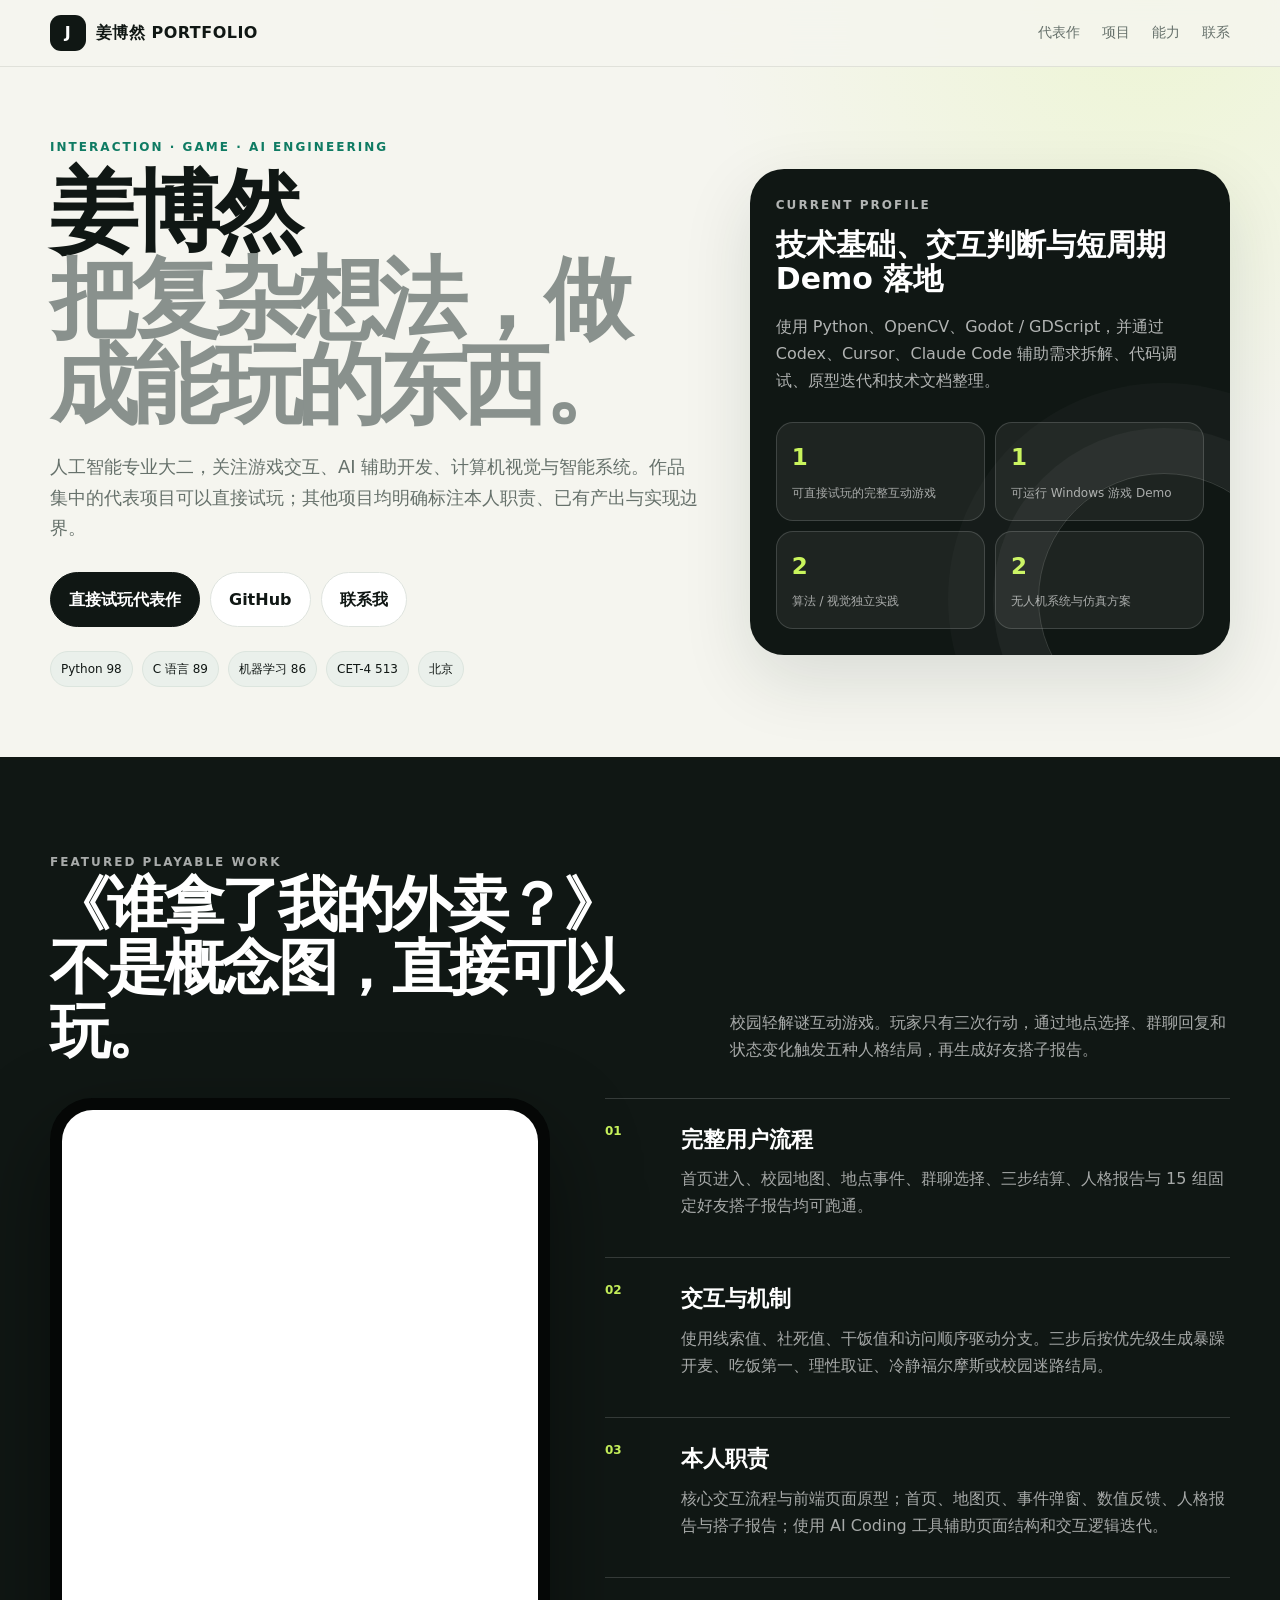
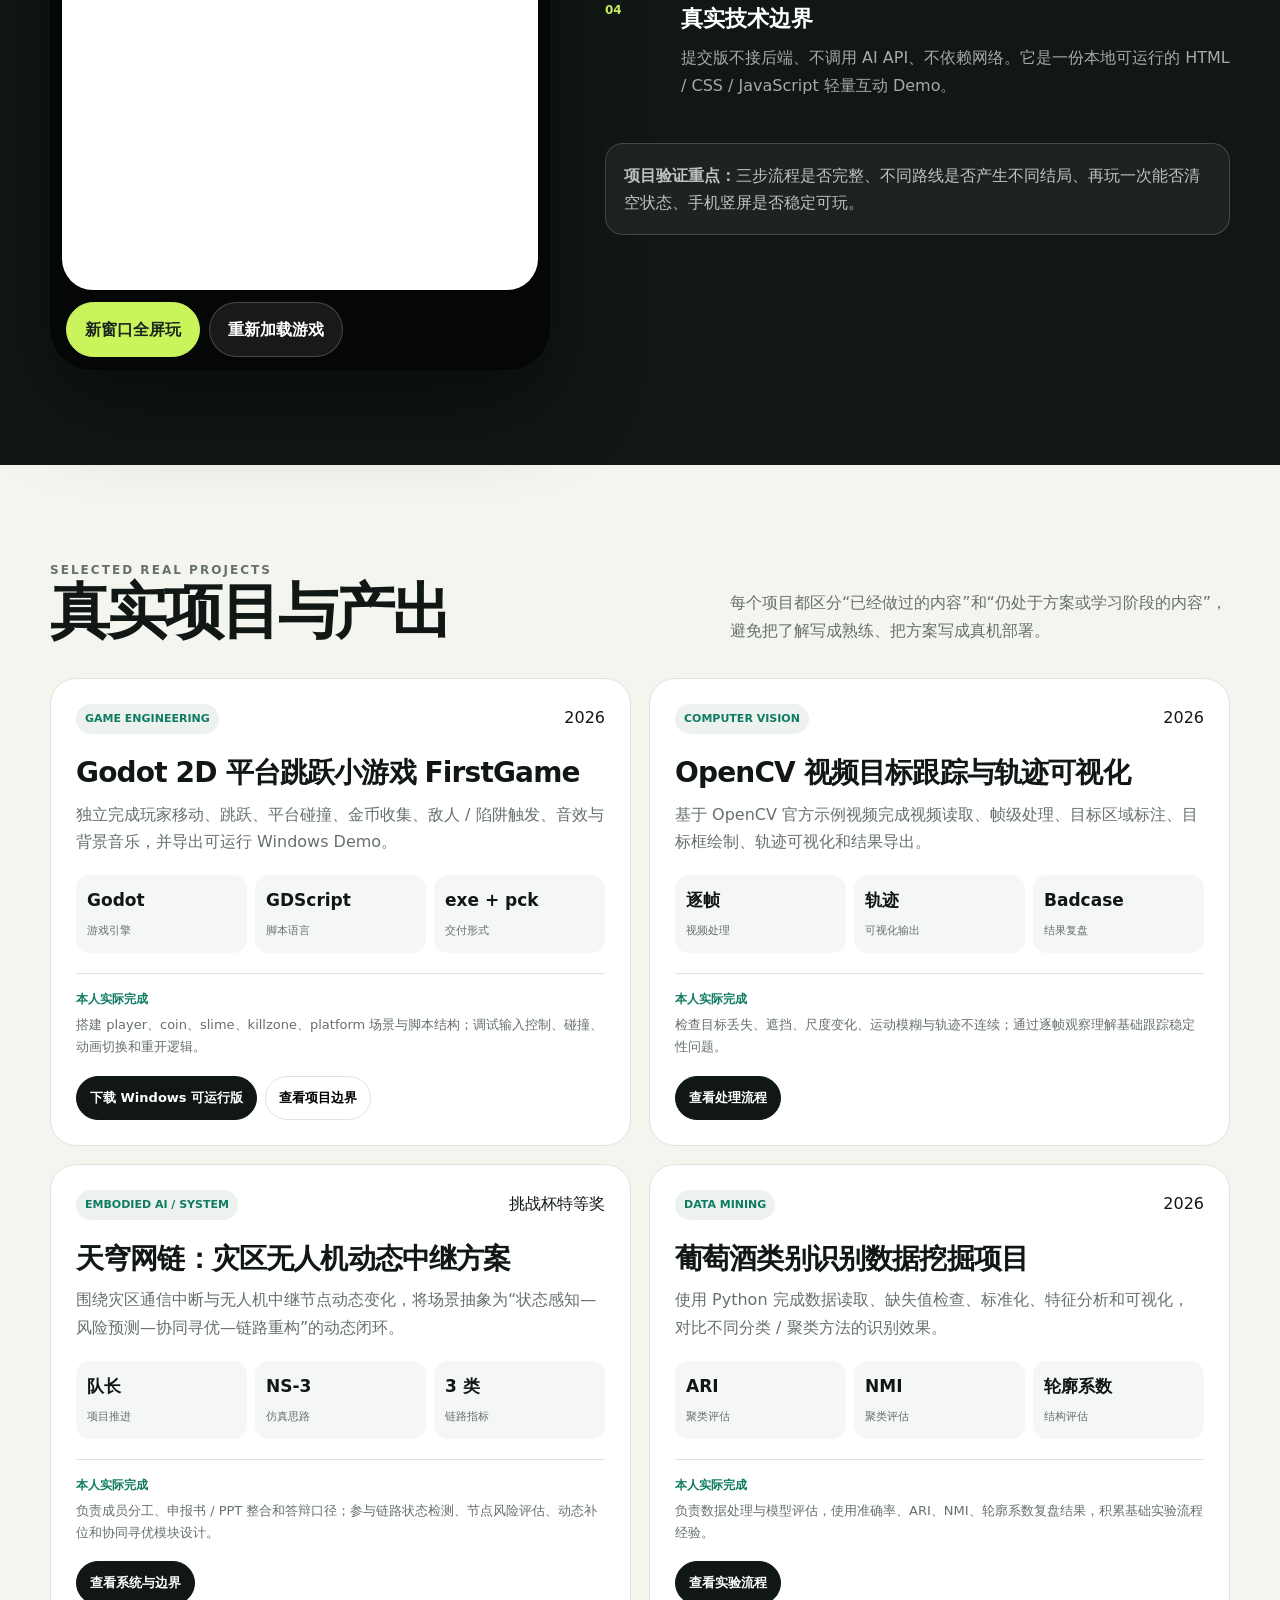
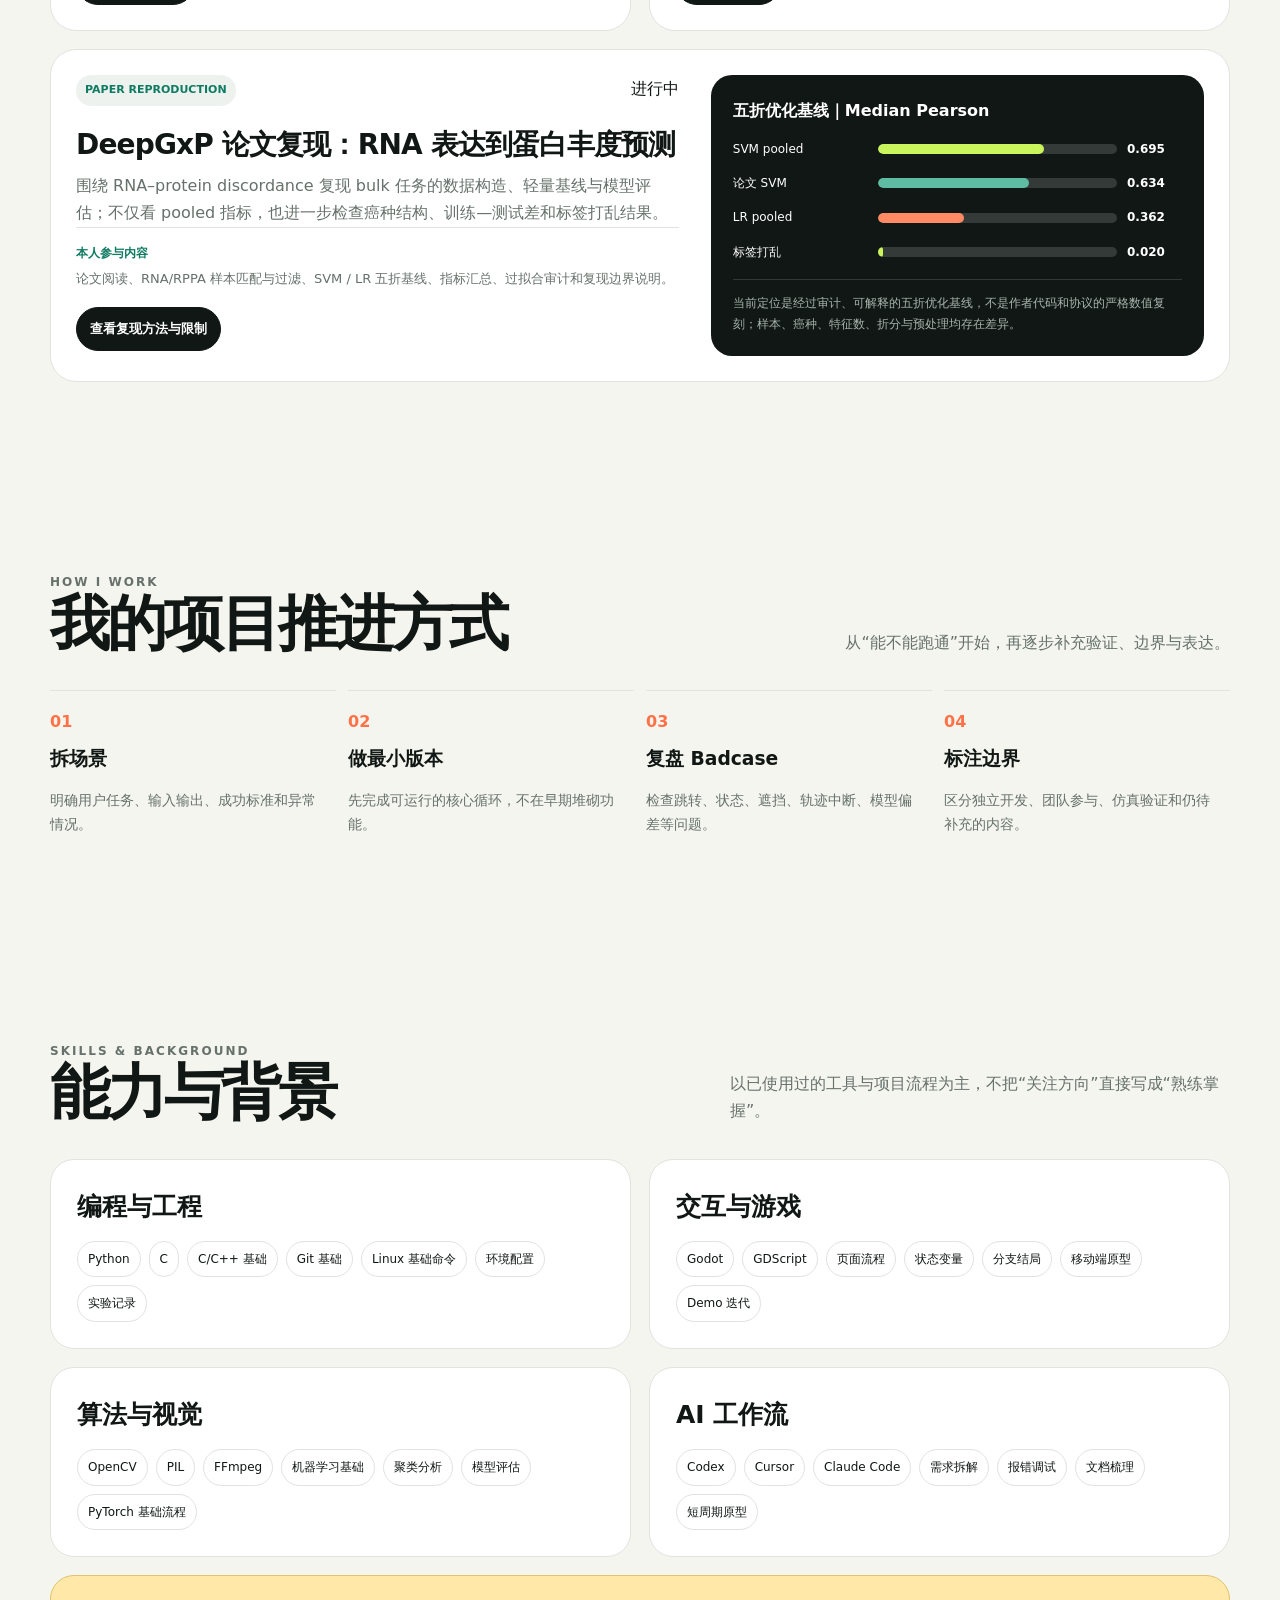
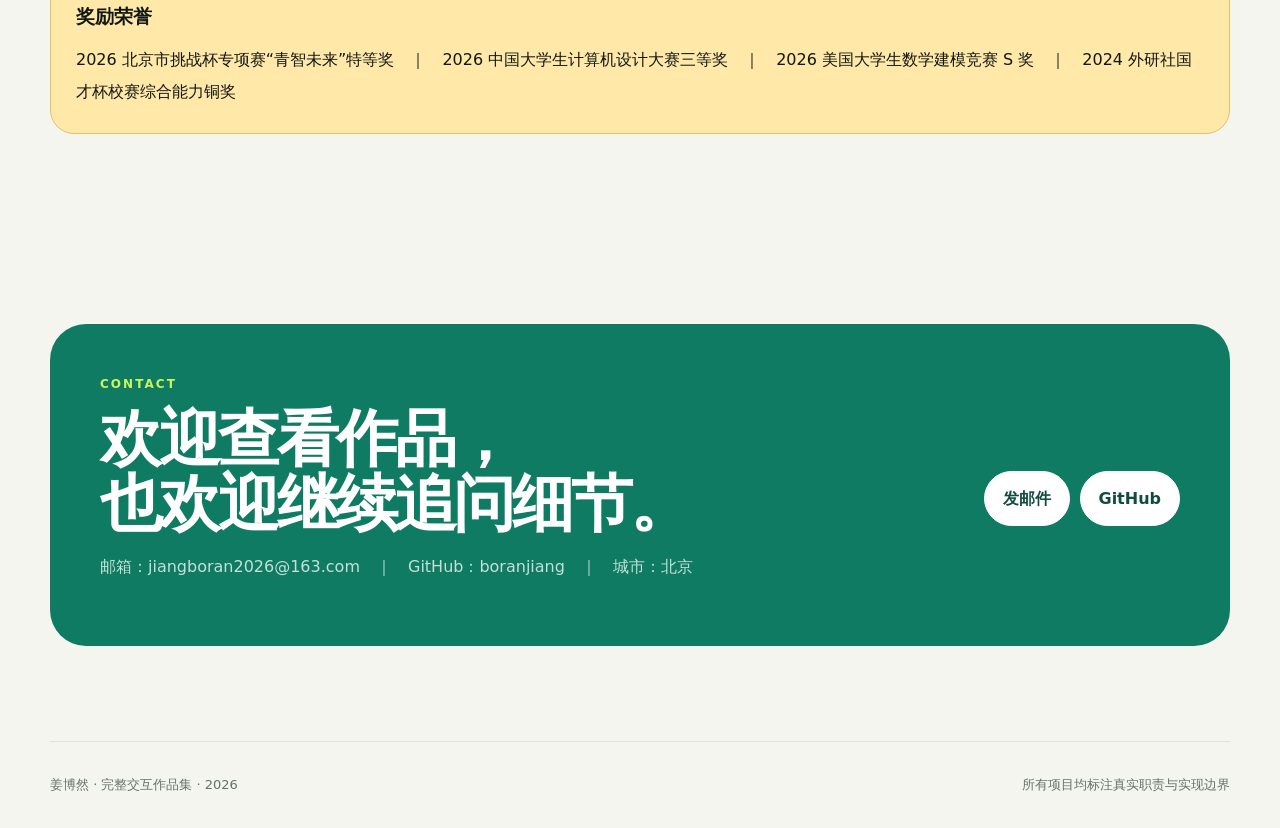
<file: index.html>
<!doctype html>
<html lang="zh-CN">
<head>
<meta charset="utf-8">
<meta name="viewport" content="width=device-width, initial-scale=1">
<meta name="theme-color" content="#111714">
<meta name="description" content="姜博然的完整交互作品集：可试玩校园互动游戏、Godot 游戏、OpenCV 视觉、无人机智能系统与 DeepGxP 论文复现。">
<title>姜博然｜完整交互作品集</title>
<style>
:root{--bg:#f5f5ef;--card:#fff;--ink:#101714;--muted:#66716b;--line:#dfe4df;--green:#0f7b63;--lime:#c9f45c;--orange:#ff7248;--shadow:0 24px 70px rgba(18,39,30,.12);--max:1180px}
*{box-sizing:border-box}html{scroll-behavior:smooth}body{margin:0;background:radial-gradient(circle at 90% 0,rgba(201,244,92,.18),transparent 28rem),var(--bg);color:var(--ink);font-family:Inter,"PingFang SC","Microsoft YaHei",system-ui,sans-serif;line-height:1.7}a{color:inherit;text-decoration:none}button{font:inherit}.shell{width:min(var(--max),calc(100% - 36px));margin:auto}.nav{position:sticky;top:0;z-index:50;border-bottom:1px solid rgba(16,23,20,.09);backdrop-filter:blur(18px);background:rgba(245,245,239,.84)}.nav-in{height:66px;display:flex;align-items:center;justify-content:space-between}.brand{display:flex;align-items:center;gap:10px;font-weight:900;letter-spacing:.03em}.brand i{display:grid;place-items:center;width:36px;height:36px;background:var(--ink);color:white;border-radius:11px;font-style:normal}.links{display:flex;gap:22px;color:var(--muted);font-size:14px}.links a:hover{color:var(--ink)}
.hero{min-height:690px;display:grid;grid-template-columns:1.15fr .85fr;gap:50px;align-items:center;padding:70px 0}.eyebrow{font-size:12px;font-weight:900;letter-spacing:.17em;color:var(--green);margin:0 0 12px}.hero h1{font-size:clamp(46px,7vw,88px);line-height:.98;letter-spacing:-.065em;margin:0 0 24px}.hero h1 span{color:#89918d}.lead{font-size:18px;color:var(--muted);max-width:720px}.actions{display:flex;flex-wrap:wrap;gap:10px;margin-top:28px}.btn{display:inline-flex;align-items:center;justify-content:center;border:1px solid var(--line);padding:13px 18px;border-radius:999px;font-weight:800;background:white;cursor:pointer}.btn.primary{background:var(--ink);color:white;border-color:var(--ink)}.btn:hover{transform:translateY(-2px)}.mini{display:flex;flex-wrap:wrap;gap:9px;margin-top:24px}.mini span{background:#eaf0eb;border:1px solid #dce5de;border-radius:999px;padding:7px 10px;font-size:12px}.hero-panel{background:var(--ink);color:white;padding:26px;border-radius:34px;box-shadow:var(--shadow);position:relative;overflow:hidden;min-height:440px}.hero-panel:after{content:"";position:absolute;width:250px;height:250px;border:1px solid rgba(255,255,255,.16);border-radius:50%;right:-60px;bottom:-70px;box-shadow:0 0 0 45px rgba(255,255,255,.04),0 0 0 90px rgba(255,255,255,.025)}.hero-panel h3{font-size:30px;line-height:1.15;margin:8px 0 14px}.hero-panel p{color:rgba(255,255,255,.68)}.status{display:grid;grid-template-columns:repeat(2,1fr);gap:10px;margin-top:28px}.status div{padding:15px;border:1px solid rgba(255,255,255,.15);border-radius:17px;background:rgba(255,255,255,.06)}.status b{display:block;font-size:23px;color:var(--lime)}.status span{font-size:12px;color:rgba(255,255,255,.62)}
.section{padding:95px 0}.section-head{display:flex;justify-content:space-between;gap:30px;align-items:end;margin-bottom:34px}.section-head h2{font-size:clamp(34px,5vw,60px);letter-spacing:-.05em;line-height:1.06;margin:0}.section-head p{max-width:500px;color:var(--muted);margin:0}.feature{background:var(--ink);color:white}.feature .shell{padding:95px 0}.feature .section-head p{color:rgba(255,255,255,.64)}.feature .eyebrow{color:var(--lime)}.game-grid{display:grid;grid-template-columns:500px 1fr;gap:55px;align-items:start}.game-frame{background:#050706;border-radius:42px;padding:12px;box-shadow:0 34px 90px rgba(0,0,0,.42);position:sticky;top:92px}.game-frame iframe{display:block;width:100%;height:780px;border:0;border-radius:31px;background:white}.game-tools{display:flex;gap:9px;padding:12px 4px 1px}.feature .btn{background:rgba(255,255,255,.08);color:white;border-color:rgba(255,255,255,.2)}.feature .btn.primary{background:var(--lime);color:#1c271f;border-color:var(--lime)}.case-list{display:grid;gap:16px}.case{padding:22px 0;border-top:1px solid rgba(255,255,255,.16);display:grid;grid-template-columns:58px 1fr;gap:18px}.case .n{font-size:12px;color:var(--lime);font-weight:900}.case h3{margin:0 0 7px;font-size:22px}.case p{color:rgba(255,255,255,.63);margin:0}.boundary{margin-top:22px;padding:18px;border:1px solid rgba(255,255,255,.17);border-radius:18px;background:rgba(255,255,255,.055);color:rgba(255,255,255,.72)}
.projects{display:grid;grid-template-columns:repeat(2,1fr);gap:18px}.project{background:var(--card);border:1px solid var(--line);border-radius:26px;padding:25px;min-height:340px;display:flex;flex-direction:column;transition:.25s}.project:hover{transform:translateY(-5px);box-shadow:var(--shadow)}.project-top{display:flex;justify-content:space-between;gap:12px;align-items:start}.tag{font-size:11px;font-weight:900;padding:6px 9px;border-radius:999px;background:#edf2ee;color:var(--green)}.project h3{font-size:28px;line-height:1.18;margin:22px 0 11px;letter-spacing:-.03em}.project p{color:var(--muted);margin:0}.facts{display:grid;grid-template-columns:repeat(3,1fr);gap:8px;margin:20px 0}.facts div{background:#f4f7f4;border-radius:14px;padding:11px}.facts b{display:block;font-size:17px}.facts span{font-size:11px;color:var(--muted)}.role{border-top:1px solid var(--line);padding-top:15px;margin-top:auto}.role b{display:block;font-size:12px;color:var(--green);margin-bottom:5px}.role p{font-size:13px}.project-actions{display:flex;flex-wrap:wrap;gap:8px;margin-top:17px}.project-actions .btn{font-size:13px;padding:10px 13px}.project.wide{grid-column:1/-1;display:grid;grid-template-columns:1.1fr .9fr;gap:32px;min-height:0}.chart{background:#101714;color:white;border-radius:21px;padding:22px;display:grid;gap:14px}.barrow{display:grid;grid-template-columns:135px 1fr 55px;gap:10px;align-items:center;font-size:12px}.bar{height:10px;border-radius:999px;background:rgba(255,255,255,.15);overflow:hidden}.bar i{display:block;height:100%;border-radius:999px;background:var(--lime)}.barrow:nth-child(3) .bar i{background:#5ebca3}.barrow:nth-child(4) .bar i{background:#ff8a63}.caveat{font-size:12px;color:#aab5af;border-top:1px solid rgba(255,255,255,.14);padding-top:13px;margin-top:3px}
.timeline{display:grid;grid-template-columns:repeat(4,1fr);gap:12px}.step{border-top:1px solid var(--line);padding:17px 10px 0 0}.step b{color:var(--orange)}.step h3{margin:8px 0}.step p{color:var(--muted);font-size:14px}.skills{display:grid;grid-template-columns:1fr 1fr;gap:18px}.skillcard{padding:26px;border-radius:24px;background:var(--card);border:1px solid var(--line)}.skillcard h3{font-size:25px;margin:0 0 13px}.chips{display:flex;flex-wrap:wrap;gap:8px}.chips span{padding:7px 10px;border:1px solid var(--line);border-radius:999px;font-size:12px}.awards{margin-top:18px;padding:25px;border-radius:24px;background:#ffe8a8;border:1px solid #e1c26d}.awards h3{margin:0 0 11px}.awards p{margin:0;line-height:2}.contact{background:var(--green);color:white;border-radius:36px;padding:50px;display:grid;grid-template-columns:1fr auto;gap:30px;align-items:center}.contact h2{font-size:clamp(36px,5vw,62px);line-height:1.05;letter-spacing:-.05em;margin:0}.contact p{color:rgba(255,255,255,.76)}.contact .btn{background:white;color:#124c40;border-color:white}.footer{padding:32px 0;color:var(--muted);display:flex;justify-content:space-between;border-top:1px solid var(--line);font-size:13px}.modal{position:fixed;inset:0;z-index:100;background:rgba(6,13,10,.7);display:none;place-items:center;padding:18px}.modal.open{display:grid}.modal-card{width:min(760px,100%);max-height:88vh;overflow:auto;background:white;border-radius:26px;padding:28px;box-shadow:var(--shadow)}.modal-card h2{font-size:37px;line-height:1.1;margin:4px 0 16px}.modal-card p,.modal-card li{color:var(--muted)}.close{float:right;border:1px solid var(--line);background:#f2f5f2;width:39px;height:39px;border-radius:50%;cursor:pointer}.two{display:grid;grid-template-columns:1fr 1fr;gap:22px}.notice{padding:14px;background:#fff2cc;border-left:5px solid #e99d28;border-radius:10px}
@media(max-width:900px){.hero{grid-template-columns:1fr}.game-grid{grid-template-columns:1fr}.game-frame{position:static;max-width:500px;margin:auto}.projects{grid-template-columns:1fr}.project.wide{grid-column:auto;grid-template-columns:1fr}.timeline{grid-template-columns:repeat(2,1fr)}.skills{grid-template-columns:1fr}.contact{grid-template-columns:1fr}.links{display:none}}
@media(max-width:560px){.shell{width:min(100% - 24px,var(--max))}.hero{padding:45px 0;min-height:auto}.hero h1{font-size:50px}.section,.feature .shell{padding:70px 0}.section-head{display:block}.section-head p{margin-top:14px}.game-frame{padding:7px;border-radius:28px}.game-frame iframe{height:740px;border-radius:22px}.facts{grid-template-columns:1fr 1fr}.timeline{grid-template-columns:1fr}.contact{padding:30px;border-radius:25px}.two{grid-template-columns:1fr}.footer{display:block}.footer span{display:block;margin-top:6px}}
</style>
</head>
<body>
<nav class="nav"><div class="shell nav-in"><a class="brand" href="#top"><i>J</i>姜博然 PORTFOLIO</a><div class="links"><a href="#game">代表作</a><a href="#projects">项目</a><a href="#skills">能力</a><a href="#contact">联系</a></div></div></nav>
<main id="top">
<section class="shell hero">
  <div><p class="eyebrow">INTERACTION · GAME · AI ENGINEERING</p><h1>姜博然<br><span>把复杂想法，做成能玩的东西。</span></h1><p class="lead">人工智能专业大二，关注游戏交互、AI 辅助开发、计算机视觉与智能系统。作品集中的代表项目可以直接试玩；其他项目均明确标注本人职责、已有产出与实现边界。</p><div class="actions"><a class="btn primary" href="#game">直接试玩代表作</a><a class="btn" href="https://github.com/boranjiang" target="_blank" rel="noopener">GitHub</a><a class="btn" href="mailto:jiangboran2026@163.com">联系我</a></div><div class="mini"><span>Python 98</span><span>C 语言 89</span><span>机器学习 86</span><span>CET-4 513</span><span>北京</span></div></div>
  <aside class="hero-panel"><p class="eyebrow">CURRENT PROFILE</p><h3>技术基础、交互判断与短周期 Demo 落地</h3><p>使用 Python、OpenCV、Godot / GDScript，并通过 Codex、Cursor、Claude Code 辅助需求拆解、代码调试、原型迭代和技术文档整理。</p><div class="status"><div><b>1</b><span>可直接试玩的完整互动游戏</span></div><div><b>1</b><span>可运行 Windows 游戏 Demo</span></div><div><b>2</b><span>算法 / 视觉独立实践</span></div><div><b>2</b><span>无人机系统与仿真方案</span></div></div></aside>
</section>

<section class="feature" id="game"><div class="shell">
  <div class="section-head"><div><p class="eyebrow">FEATURED PLAYABLE WORK</p><h2>《谁拿了我的外卖？》<br>不是概念图，直接可以玩。</h2></div><p>校园轻解谜互动游戏。玩家只有三次行动，通过地点选择、群聊回复和状态变化触发五种人格结局，再生成好友搭子报告。</p></div>
  <div class="game-grid">
    <div class="game-frame"><iframe src="[data-uri]" title="谁拿了我的外卖互动游戏"></iframe><div class="game-tools"><a class="btn primary" href="[data-uri]" target="_blank">新窗口全屏玩</a><button class="btn" id="reloadGame">重新加载游戏</button></div></div>
    <div><div class="case-list">
      <div class="case"><div class="n">01</div><div><h3>完整用户流程</h3><p>首页进入、校园地图、地点事件、群聊选择、三步结算、人格报告与 15 组固定好友搭子报告均可跑通。</p></div></div>
      <div class="case"><div class="n">02</div><div><h3>交互与机制</h3><p>使用线索值、社死值、干饭值和访问顺序驱动分支。三步后按优先级生成暴躁开麦、吃饭第一、理性取证、冷静福尔摩斯或校园迷路结局。</p></div></div>
      <div class="case"><div class="n">03</div><div><h3>本人职责</h3><p>核心交互流程与前端页面原型；首页、地图页、事件弹窗、数值反馈、人格报告与搭子报告；使用 AI Coding 工具辅助页面结构和交互逻辑迭代。</p></div></div>
      <div class="case"><div class="n">04</div><div><h3>真实技术边界</h3><p>提交版不接后端、不调用 AI API、不依赖网络。它是一份本地可运行的 HTML / CSS / JavaScript 轻量互动 Demo。</p></div></div>
    </div><div class="boundary"><b>项目验证重点：</b>三步流程是否完整、不同路线是否产生不同结局、再玩一次能否清空状态、手机竖屏是否稳定可玩。</div></div>
  </div>
</div></section>

<section class="shell section" id="projects">
  <div class="section-head"><div><p class="eyebrow">SELECTED REAL PROJECTS</p><h2>真实项目与产出</h2></div><p>每个项目都区分“已经做过的内容”和“仍处于方案或学习阶段的内容”，避免把了解写成熟练、把方案写成真机部署。</p></div>
  <div class="projects">
    <article class="project"><div class="project-top"><span class="tag">GAME ENGINEERING</span><span>2026</span></div><h3>Godot 2D 平台跳跃小游戏 FirstGame</h3><p>独立完成玩家移动、跳跃、平台碰撞、金币收集、敌人 / 陷阱触发、音效与背景音乐，并导出可运行 Windows Demo。</p><div class="facts"><div><b>Godot</b><span>游戏引擎</span></div><div><b>GDScript</b><span>脚本语言</span></div><div><b>exe + pck</b><span>交付形式</span></div></div><div class="role"><b>本人实际完成</b><p>搭建 player、coin、slime、killzone、platform 场景与脚本结构；调试输入控制、碰撞、动画切换和重开逻辑。</p></div><div class="project-actions"><a class="btn primary" href="downloads/firstgame-godot-demo.zip" download>下载 Windows 可运行版</a><button class="btn detail" data-id="godot">查看项目边界</button></div></article>

    <article class="project"><div class="project-top"><span class="tag">COMPUTER VISION</span><span>2026</span></div><h3>OpenCV 视频目标跟踪与轨迹可视化</h3><p>基于 OpenCV 官方示例视频完成视频读取、帧级处理、目标区域标注、目标框绘制、轨迹可视化和结果导出。</p><div class="facts"><div><b>逐帧</b><span>视频处理</span></div><div><b>轨迹</b><span>可视化输出</span></div><div><b>Badcase</b><span>结果复盘</span></div></div><div class="role"><b>本人实际完成</b><p>检查目标丢失、遮挡、尺度变化、运动模糊与轨迹不连续；通过逐帧观察理解基础跟踪稳定性问题。</p></div><div class="project-actions"><button class="btn primary detail" data-id="opencv">查看处理流程</button></div></article>

    <article class="project"><div class="project-top"><span class="tag">EMBODIED AI / SYSTEM</span><span>挑战杯特等奖</span></div><h3>天穹网链：灾区无人机动态中继方案</h3><p>围绕灾区通信中断与无人机中继节点动态变化，将场景抽象为“状态感知—风险预测—协同寻优—链路重构”的动态闭环。</p><div class="facts"><div><b>队长</b><span>项目推进</span></div><div><b>NS-3</b><span>仿真思路</span></div><div><b>3 类</b><span>链路指标</span></div></div><div class="role"><b>本人实际完成</b><p>负责成员分工、申报书 / PPT 整合和答辩口径；参与链路状态检测、节点风险评估、动态补位和协同寻优模块设计。</p></div><div class="project-actions"><button class="btn primary detail" data-id="tianqiong">查看系统与边界</button></div></article>

    <article class="project"><div class="project-top"><span class="tag">DATA MINING</span><span>2026</span></div><h3>葡萄酒类别识别数据挖掘项目</h3><p>使用 Python 完成数据读取、缺失值检查、标准化、特征分析和可视化，对比不同分类 / 聚类方法的识别效果。</p><div class="facts"><div><b>ARI</b><span>聚类评估</span></div><div><b>NMI</b><span>聚类评估</span></div><div><b>轮廓系数</b><span>结构评估</span></div></div><div class="role"><b>本人实际完成</b><p>负责数据处理与模型评估，使用准确率、ARI、NMI、轮廓系数复盘结果，积累基础实验流程经验。</p></div><div class="project-actions"><button class="btn primary detail" data-id="wine">查看实验流程</button></div></article>

    <article class="project wide"><div><div class="project-top"><span class="tag">PAPER REPRODUCTION</span><span>进行中</span></div><h3>DeepGxP 论文复现：RNA 表达到蛋白丰度预测</h3><p>围绕 RNA–protein discordance 复现 bulk 任务的数据构造、轻量基线与模型评估；不仅看 pooled 指标，也进一步检查癌种结构、训练—测试差和标签打乱结果。</p><div class="role"><b>本人参与内容</b><p>论文阅读、RNA/RPPA 样本匹配与过滤、SVM / LR 五折基线、指标汇总、过拟合审计和复现边界说明。</p></div><div class="project-actions"><button class="btn primary detail" data-id="deepgxp">查看复现方法与限制</button></div></div><div class="chart"><strong>五折优化基线｜Median Pearson</strong><div class="barrow"><span>SVM pooled</span><div class="bar"><i style="width:69.5%"></i></div><b>0.695</b></div><div class="barrow"><span>论文 SVM</span><div class="bar"><i style="width:63.41%"></i></div><b>0.634</b></div><div class="barrow"><span>LR pooled</span><div class="bar"><i style="width:36.17%"></i></div><b>0.362</b></div><div class="barrow"><span>标签打乱</span><div class="bar"><i style="width:1.98%"></i></div><b>0.020</b></div><div class="caveat">当前定位是经过审计、可解释的五折优化基线，不是作者代码和协议的严格数值复刻；样本、癌种、特征数、折分与预处理均存在差异。</div></div></article>
  </div>
</section>

<section class="shell section"><div class="section-head"><div><p class="eyebrow">HOW I WORK</p><h2>我的项目推进方式</h2></div><p>从“能不能跑通”开始，再逐步补充验证、边界与表达。</p></div><div class="timeline"><div class="step"><b>01</b><h3>拆场景</h3><p>明确用户任务、输入输出、成功标准和异常情况。</p></div><div class="step"><b>02</b><h3>做最小版本</h3><p>先完成可运行的核心循环，不在早期堆砌功能。</p></div><div class="step"><b>03</b><h3>复盘 Badcase</h3><p>检查跳转、状态、遮挡、轨迹中断、模型偏差等问题。</p></div><div class="step"><b>04</b><h3>标注边界</h3><p>区分独立开发、团队参与、仿真验证和仍待补充的内容。</p></div></div></section>

<section class="shell section" id="skills"><div class="section-head"><div><p class="eyebrow">SKILLS & BACKGROUND</p><h2>能力与背景</h2></div><p>以已使用过的工具与项目流程为主，不把“关注方向”直接写成“熟练掌握”。</p></div><div class="skills"><div class="skillcard"><h3>编程与工程</h3><div class="chips"><span>Python</span><span>C</span><span>C/C++ 基础</span><span>Git 基础</span><span>Linux 基础命令</span><span>环境配置</span><span>实验记录</span></div></div><div class="skillcard"><h3>交互与游戏</h3><div class="chips"><span>Godot</span><span>GDScript</span><span>页面流程</span><span>状态变量</span><span>分支结局</span><span>移动端原型</span><span>Demo 迭代</span></div></div><div class="skillcard"><h3>算法与视觉</h3><div class="chips"><span>OpenCV</span><span>PIL</span><span>FFmpeg</span><span>机器学习基础</span><span>聚类分析</span><span>模型评估</span><span>PyTorch 基础流程</span></div></div><div class="skillcard"><h3>AI 工作流</h3><div class="chips"><span>Codex</span><span>Cursor</span><span>Claude Code</span><span>需求拆解</span><span>报错调试</span><span>文档梳理</span><span>短周期原型</span></div></div></div><div class="awards"><h3>奖励荣誉</h3><p>2026 北京市挑战杯专项赛“青智未来”特等奖　｜　2026 中国大学生计算机设计大赛三等奖　｜　2026 美国大学生数学建模竞赛 S 奖　｜　2024 外研社国才杯校赛综合能力铜奖</p></div></section>

<section class="shell section" id="contact"><div class="contact"><div><p class="eyebrow" style="color:var(--lime)">CONTACT</p><h2>欢迎查看作品，<br>也欢迎继续追问细节。</h2><p>邮箱：jiangboran2026@163.com　｜　GitHub：boranjiang　｜　城市：北京</p></div><div class="actions"><a class="btn" href="mailto:jiangboran2026@163.com">发邮件</a><a class="btn" href="https://github.com/boranjiang" target="_blank" rel="noopener">GitHub</a></div></div></section>
</main>
<footer class="shell footer"><span>姜博然 · 完整交互作品集 · 2026</span><span>所有项目均标注真实职责与实现边界</span></footer>

<div class="modal" id="modal"><div class="modal-card"><button class="close" id="close">×</button><p class="eyebrow" id="mk"></p><h2 id="mt"></h2><div id="mb"></div></div></div>
<script>
const detail={
 godot:{k:'GAME ENGINEERING',t:'FirstGame｜项目边界',b:`<div class="two"><div><h3>已完成</h3><ul><li>玩家移动、跳跃与重开</li><li>平台碰撞、金币、敌人和陷阱</li><li>动画、音效与背景音乐</li><li>Windows exe + pck 导出</li></ul></div><div><h3>边界</h3><p>这是个人学习型 2D 平台游戏 Demo，主要证明游戏引擎基础、模块调试和可运行版本交付经验，不代表商业游戏、多人联网或大型 C++ 引擎开发经验。</p></div></div>`},
 opencv:{k:'COMPUTER VISION',t:'OpenCV 跟踪项目｜处理流程',b:`<ol><li>读取示例视频并逐帧处理。</li><li>选定目标区域，绘制目标框和运动轨迹。</li><li>导出运行结果并逐帧观察稳定性。</li><li>复盘目标丢失、遮挡、尺度变化、运动模糊和轨迹不连续。</li></ol><p class="notice"><b>边界：</b>当前是 OpenCV 基础目标跟踪实践，没有训练 YOLO 检测模型，也没有把定性观察包装成严格量化指标。</p>`},
 tianqiong:{k:'EMBODIED AI / SYSTEM DESIGN',t:'天穹网链｜系统与边界',b:`<div class="two"><div><h3>系统抽象</h3><ul><li>状态感知：链路质量与节点状态</li><li>风险预测：提前发现潜在失效</li><li>协同寻优：动态补位与资源协调</li><li>链路重构：恢复通信覆盖</li></ul></div><div><h3>验证思路</h3><ul><li>NS-3 仿真</li><li>丢包率</li><li>端到端时延</li><li>吞吐量</li></ul></div></div><p class="notice"><b>边界：</b>项目处于算法方案、软件原型与仿真验证阶段，没有真实无人机部署；本人重点负责系统建模、团队推进、材料整合和工程化表达。</p>`},
 wine:{k:'DATA MINING',t:'葡萄酒类别识别｜实验流程',b:`<ol><li>数据读取与缺失值检查。</li><li>标准化和特征分析。</li><li>对比分类 / 聚类方法。</li><li>使用准确率、ARI、NMI、轮廓系数复盘。</li><li>将数据处理、指标评价和实验记录经验迁移到异常样本识别与模型验证场景。</li></ol>`},
 deepgxp:{k:'PAPER REPRODUCTION',t:'DeepGxP｜复现方法与限制',b:`<h3>任务</h3><p>使用转录组信息预测 RPPA 蛋白 / 磷酸化蛋白丰度，验证多基因信息相较单基因表达的增益。</p><h3>阶段性产出</h3><ul><li>复现 RNA / RPPA 样本匹配、Primary 样本过滤与癌种筛选。</li><li>完成 SVM / LR 五折优化基线与逐折指标记录。</li><li>SVM pooled median Pearson 0.6950 ± 0.0054；LR 0.3617 ± 0.0036。</li><li>检查训练—测试差、标签打乱和 pooled 与癌种内相关性差异。</li></ul><p class="notice"><b>边界：</b>当前不是严格数值复刻。样本数与癌种范围、特征数量、折分方式、预处理位置和求解器与论文存在差异；pooled 指标还包含明显癌种结构，因此作品集不把 0.695 直接宣称为优于论文。</p>`}
};
const modal=document.querySelector('#modal'),frame=document.querySelector('.game-frame iframe');
document.querySelector('#reloadGame').onclick=()=>frame.src=frame.src;
document.querySelectorAll('.detail').forEach(b=>b.onclick=()=>{const d=detail[b.dataset.id];document.querySelector('#mk').textContent=d.k;document.querySelector('#mt').textContent=d.t;document.querySelector('#mb').innerHTML=d.b;modal.classList.add('open')});
document.querySelector('#close').onclick=()=>modal.classList.remove('open');modal.onclick=e=>{if(e.target===modal)modal.classList.remove('open')};
</script>
</body></html>
</file>
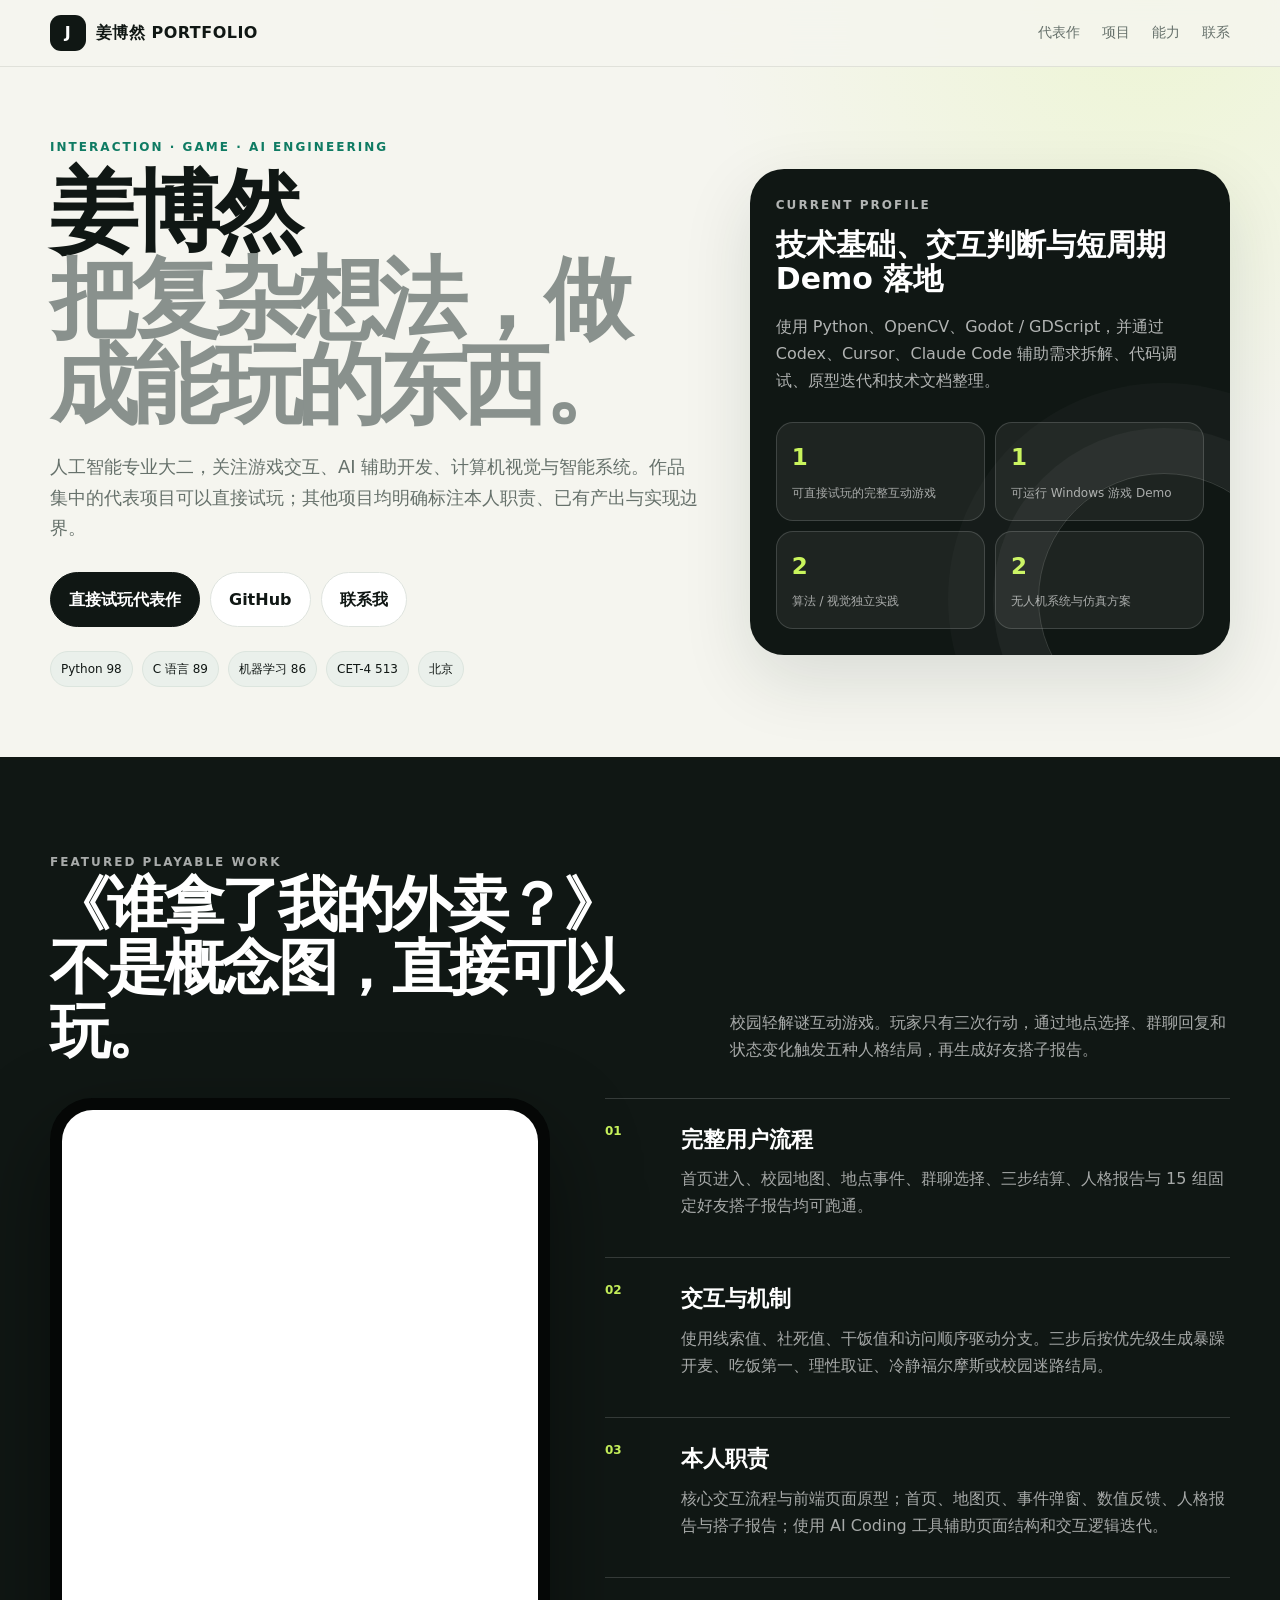
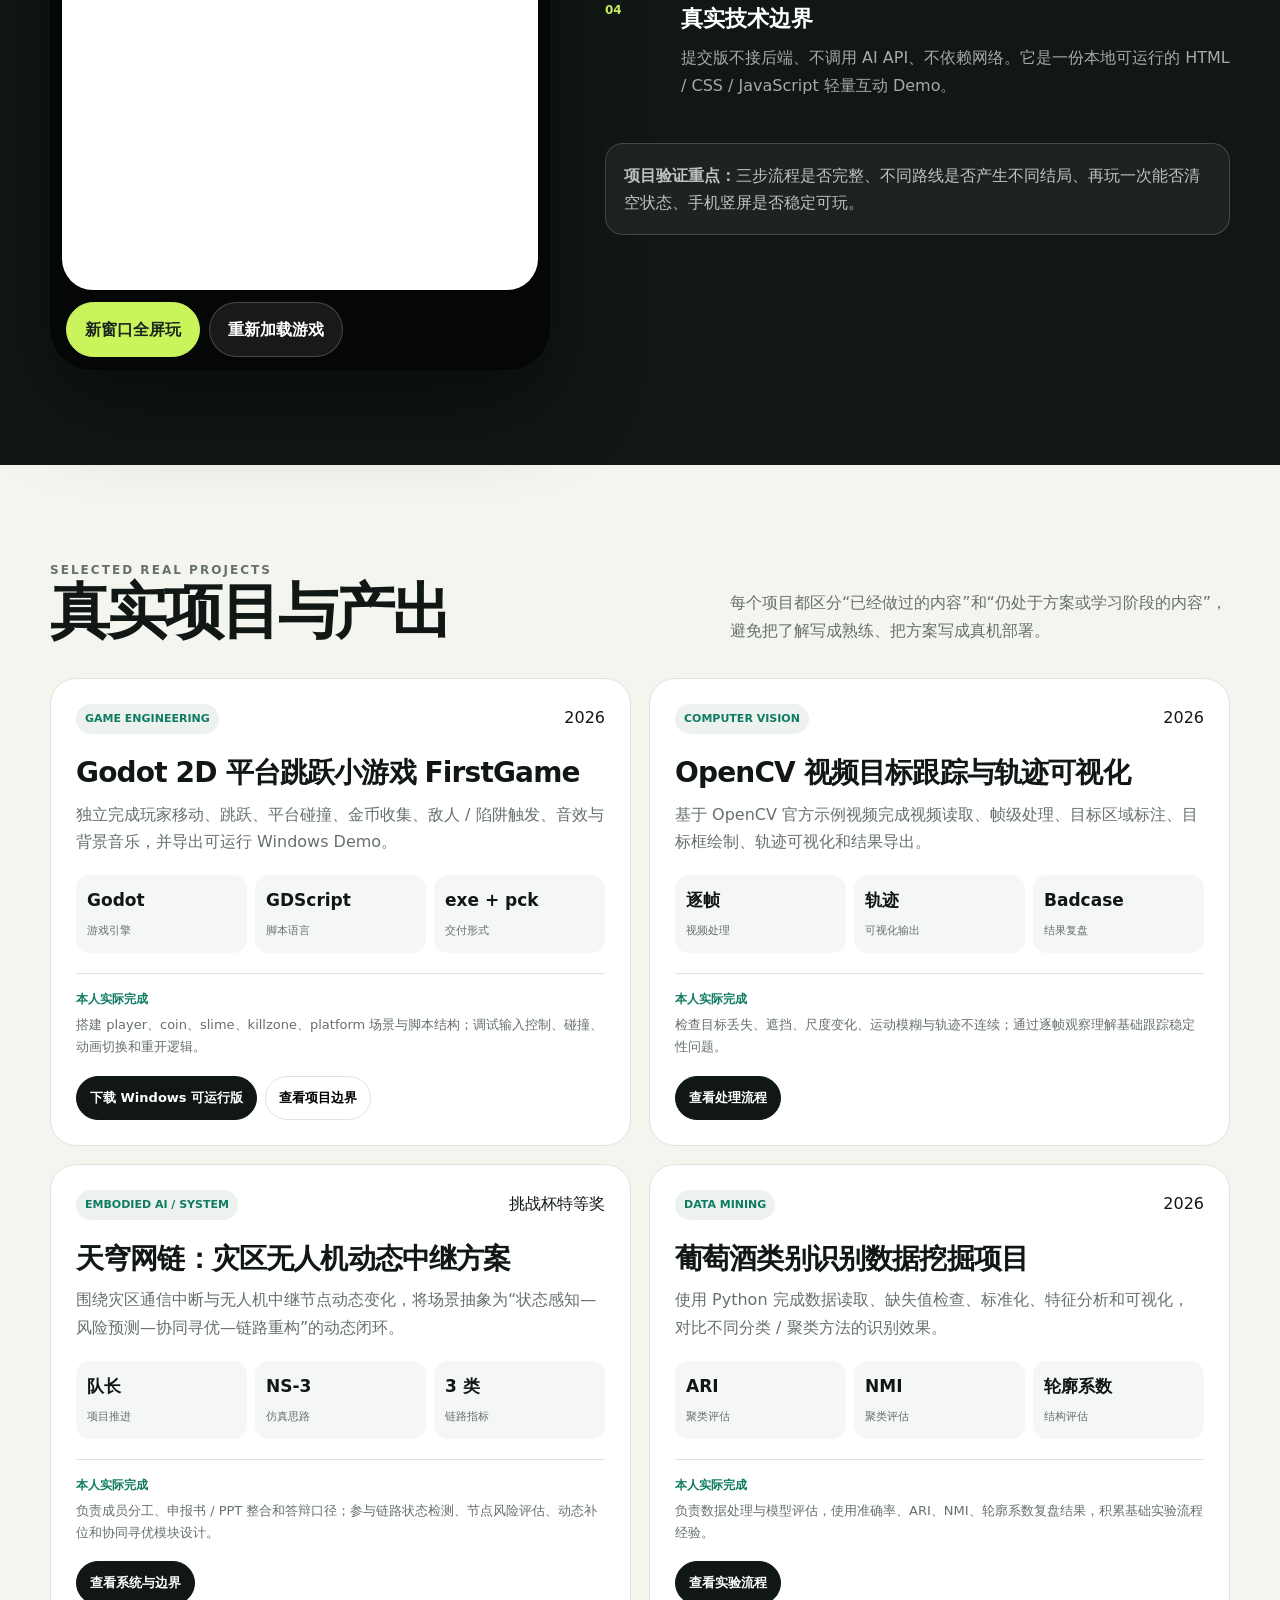
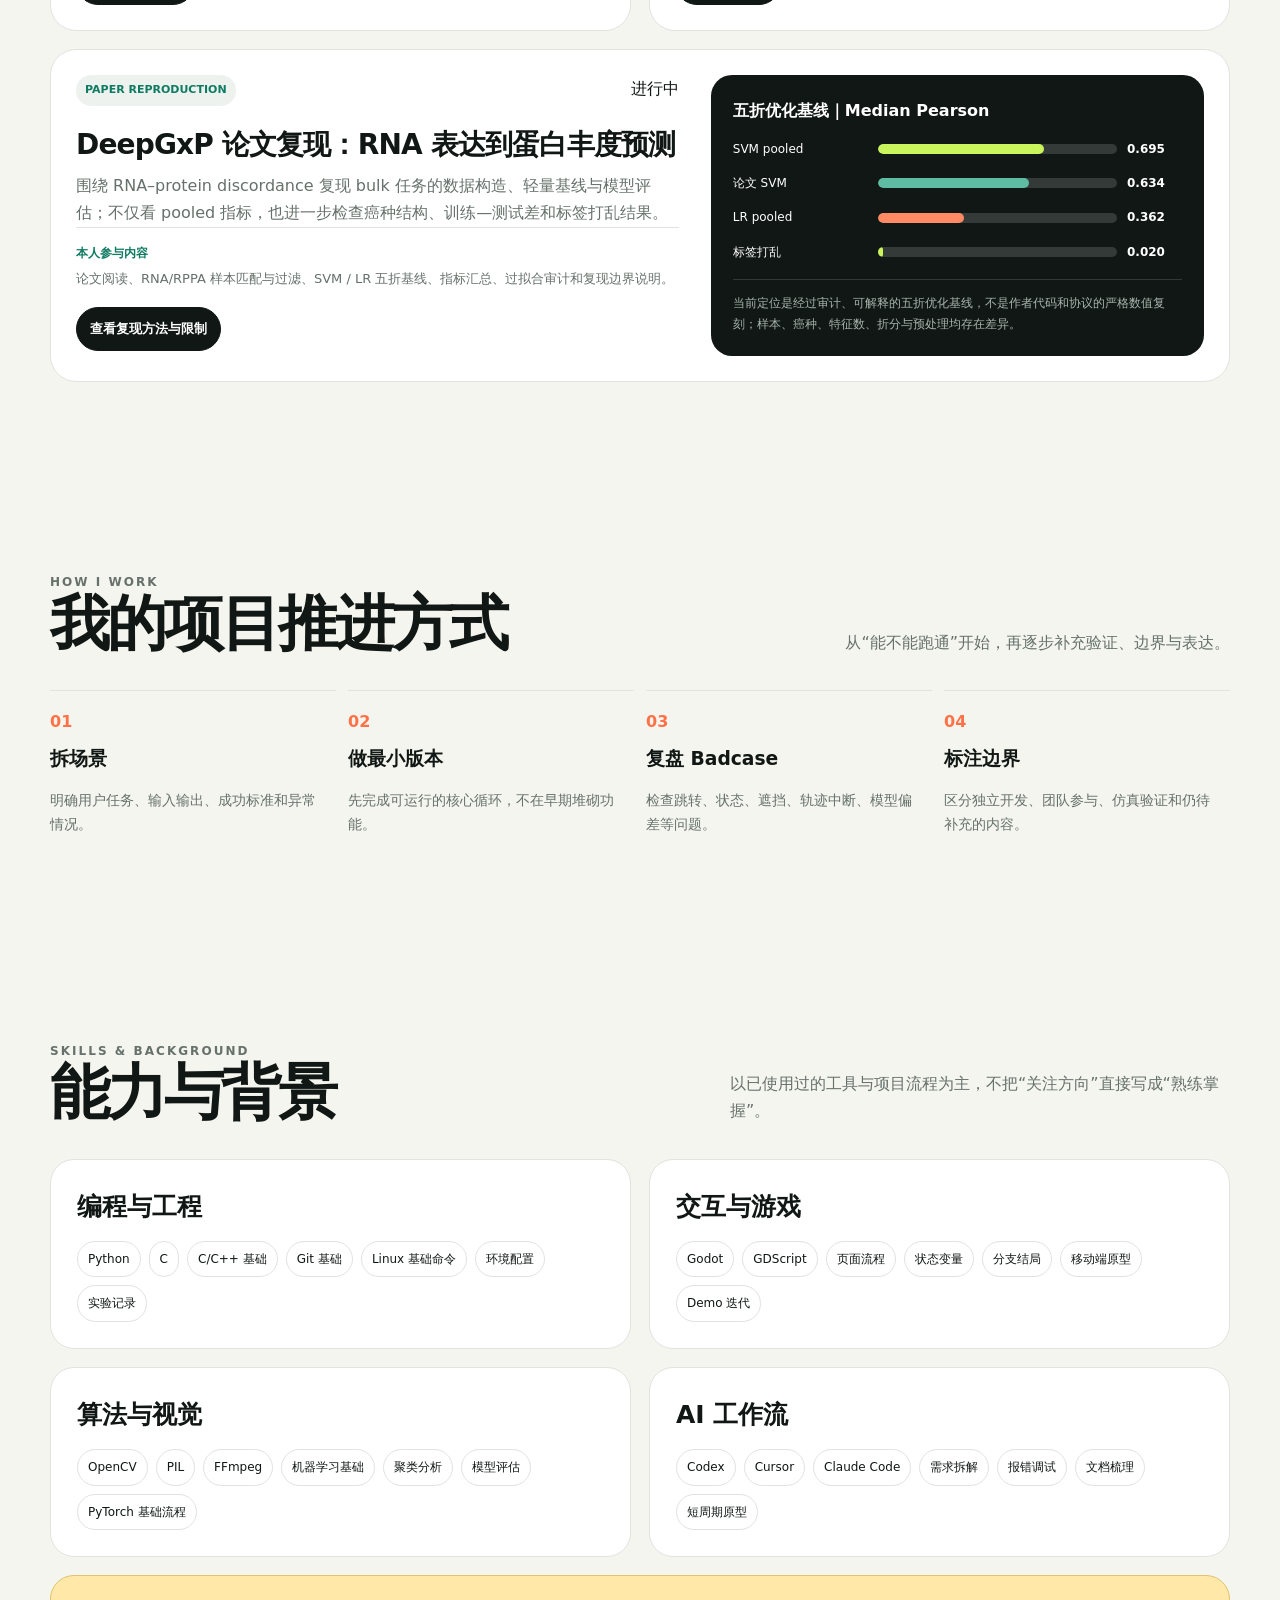
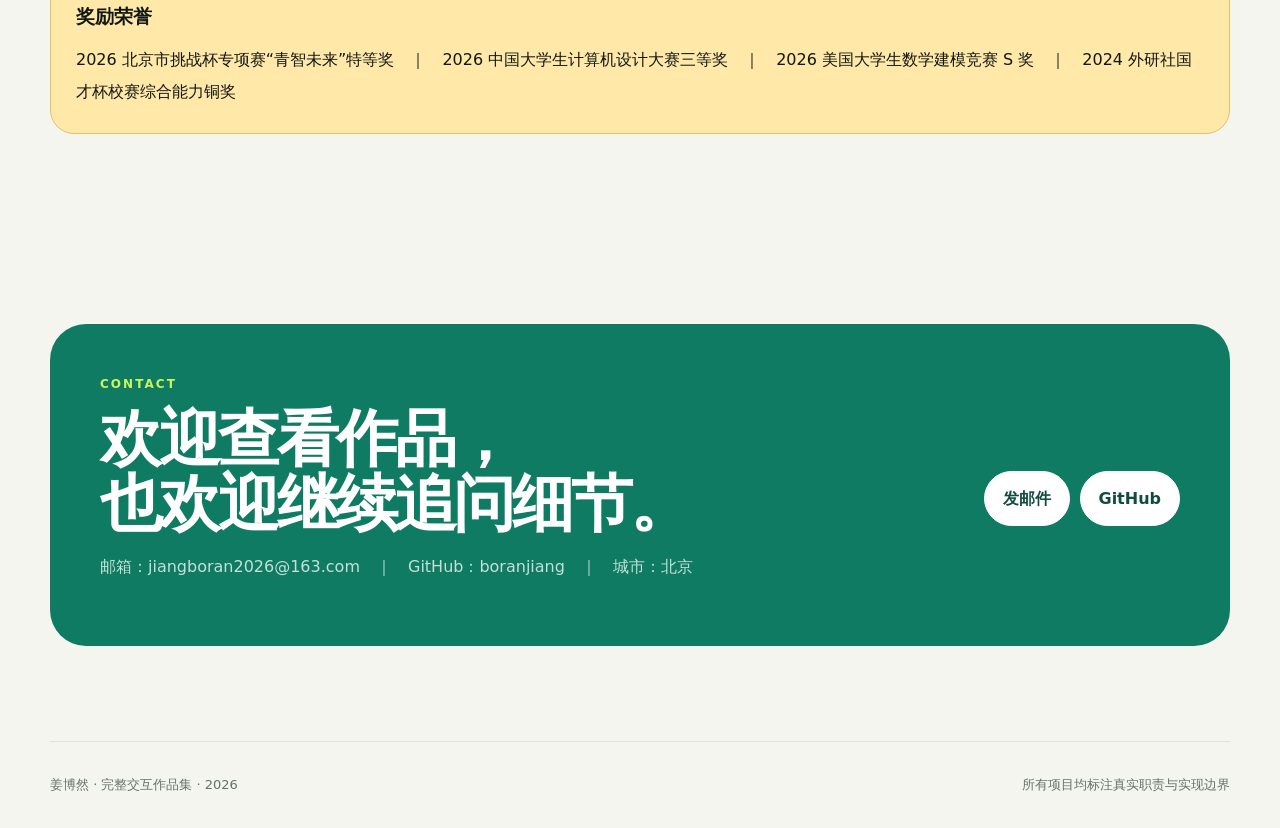
<file: 姜博然_GitHub单文件完整作品集_index.html>
<!doctype html>
<html lang="zh-CN">
<head>
<meta charset="utf-8">
<meta name="viewport" content="width=device-width, initial-scale=1">
<meta name="theme-color" content="#111714">
<meta name="description" content="姜博然的完整交互作品集：可试玩校园互动游戏、Godot 游戏、OpenCV 视觉、无人机智能系统与 DeepGxP 论文复现。">
<title>姜博然｜完整交互作品集</title>
<style>
:root{--bg:#f5f5ef;--card:#fff;--ink:#101714;--muted:#66716b;--line:#dfe4df;--green:#0f7b63;--lime:#c9f45c;--orange:#ff7248;--shadow:0 24px 70px rgba(18,39,30,.12);--max:1180px}
*{box-sizing:border-box}html{scroll-behavior:smooth}body{margin:0;background:radial-gradient(circle at 90% 0,rgba(201,244,92,.18),transparent 28rem),var(--bg);color:var(--ink);font-family:Inter,"PingFang SC","Microsoft YaHei",system-ui,sans-serif;line-height:1.7}a{color:inherit;text-decoration:none}button{font:inherit}.shell{width:min(var(--max),calc(100% - 36px));margin:auto}.nav{position:sticky;top:0;z-index:50;border-bottom:1px solid rgba(16,23,20,.09);backdrop-filter:blur(18px);background:rgba(245,245,239,.84)}.nav-in{height:66px;display:flex;align-items:center;justify-content:space-between}.brand{display:flex;align-items:center;gap:10px;font-weight:900;letter-spacing:.03em}.brand i{display:grid;place-items:center;width:36px;height:36px;background:var(--ink);color:white;border-radius:11px;font-style:normal}.links{display:flex;gap:22px;color:var(--muted);font-size:14px}.links a:hover{color:var(--ink)}
.hero{min-height:690px;display:grid;grid-template-columns:1.15fr .85fr;gap:50px;align-items:center;padding:70px 0}.eyebrow{font-size:12px;font-weight:900;letter-spacing:.17em;color:var(--green);margin:0 0 12px}.hero h1{font-size:clamp(46px,7vw,88px);line-height:.98;letter-spacing:-.065em;margin:0 0 24px}.hero h1 span{color:#89918d}.lead{font-size:18px;color:var(--muted);max-width:720px}.actions{display:flex;flex-wrap:wrap;gap:10px;margin-top:28px}.btn{display:inline-flex;align-items:center;justify-content:center;border:1px solid var(--line);padding:13px 18px;border-radius:999px;font-weight:800;background:white;cursor:pointer}.btn.primary{background:var(--ink);color:white;border-color:var(--ink)}.btn:hover{transform:translateY(-2px)}.mini{display:flex;flex-wrap:wrap;gap:9px;margin-top:24px}.mini span{background:#eaf0eb;border:1px solid #dce5de;border-radius:999px;padding:7px 10px;font-size:12px}.hero-panel{background:var(--ink);color:white;padding:26px;border-radius:34px;box-shadow:var(--shadow);position:relative;overflow:hidden;min-height:440px}.hero-panel:after{content:"";position:absolute;width:250px;height:250px;border:1px solid rgba(255,255,255,.16);border-radius:50%;right:-60px;bottom:-70px;box-shadow:0 0 0 45px rgba(255,255,255,.04),0 0 0 90px rgba(255,255,255,.025)}.hero-panel h3{font-size:30px;line-height:1.15;margin:8px 0 14px}.hero-panel p{color:rgba(255,255,255,.68)}.status{display:grid;grid-template-columns:repeat(2,1fr);gap:10px;margin-top:28px}.status div{padding:15px;border:1px solid rgba(255,255,255,.15);border-radius:17px;background:rgba(255,255,255,.06)}.status b{display:block;font-size:23px;color:var(--lime)}.status span{font-size:12px;color:rgba(255,255,255,.62)}
.section{padding:95px 0}.section-head{display:flex;justify-content:space-between;gap:30px;align-items:end;margin-bottom:34px}.section-head h2{font-size:clamp(34px,5vw,60px);letter-spacing:-.05em;line-height:1.06;margin:0}.section-head p{max-width:500px;color:var(--muted);margin:0}.feature{background:var(--ink);color:white}.feature .shell{padding:95px 0}.feature .section-head p{color:rgba(255,255,255,.64)}.feature .eyebrow{color:var(--lime)}.game-grid{display:grid;grid-template-columns:500px 1fr;gap:55px;align-items:start}.game-frame{background:#050706;border-radius:42px;padding:12px;box-shadow:0 34px 90px rgba(0,0,0,.42);position:sticky;top:92px}.game-frame iframe{display:block;width:100%;height:780px;border:0;border-radius:31px;background:white}.game-tools{display:flex;gap:9px;padding:12px 4px 1px}.feature .btn{background:rgba(255,255,255,.08);color:white;border-color:rgba(255,255,255,.2)}.feature .btn.primary{background:var(--lime);color:#1c271f;border-color:var(--lime)}.case-list{display:grid;gap:16px}.case{padding:22px 0;border-top:1px solid rgba(255,255,255,.16);display:grid;grid-template-columns:58px 1fr;gap:18px}.case .n{font-size:12px;color:var(--lime);font-weight:900}.case h3{margin:0 0 7px;font-size:22px}.case p{color:rgba(255,255,255,.63);margin:0}.boundary{margin-top:22px;padding:18px;border:1px solid rgba(255,255,255,.17);border-radius:18px;background:rgba(255,255,255,.055);color:rgba(255,255,255,.72)}
.projects{display:grid;grid-template-columns:repeat(2,1fr);gap:18px}.project{background:var(--card);border:1px solid var(--line);border-radius:26px;padding:25px;min-height:340px;display:flex;flex-direction:column;transition:.25s}.project:hover{transform:translateY(-5px);box-shadow:var(--shadow)}.project-top{display:flex;justify-content:space-between;gap:12px;align-items:start}.tag{font-size:11px;font-weight:900;padding:6px 9px;border-radius:999px;background:#edf2ee;color:var(--green)}.project h3{font-size:28px;line-height:1.18;margin:22px 0 11px;letter-spacing:-.03em}.project p{color:var(--muted);margin:0}.facts{display:grid;grid-template-columns:repeat(3,1fr);gap:8px;margin:20px 0}.facts div{background:#f4f7f4;border-radius:14px;padding:11px}.facts b{display:block;font-size:17px}.facts span{font-size:11px;color:var(--muted)}.role{border-top:1px solid var(--line);padding-top:15px;margin-top:auto}.role b{display:block;font-size:12px;color:var(--green);margin-bottom:5px}.role p{font-size:13px}.project-actions{display:flex;flex-wrap:wrap;gap:8px;margin-top:17px}.project-actions .btn{font-size:13px;padding:10px 13px}.project.wide{grid-column:1/-1;display:grid;grid-template-columns:1.1fr .9fr;gap:32px;min-height:0}.chart{background:#101714;color:white;border-radius:21px;padding:22px;display:grid;gap:14px}.barrow{display:grid;grid-template-columns:135px 1fr 55px;gap:10px;align-items:center;font-size:12px}.bar{height:10px;border-radius:999px;background:rgba(255,255,255,.15);overflow:hidden}.bar i{display:block;height:100%;border-radius:999px;background:var(--lime)}.barrow:nth-child(3) .bar i{background:#5ebca3}.barrow:nth-child(4) .bar i{background:#ff8a63}.caveat{font-size:12px;color:#aab5af;border-top:1px solid rgba(255,255,255,.14);padding-top:13px;margin-top:3px}
.timeline{display:grid;grid-template-columns:repeat(4,1fr);gap:12px}.step{border-top:1px solid var(--line);padding:17px 10px 0 0}.step b{color:var(--orange)}.step h3{margin:8px 0}.step p{color:var(--muted);font-size:14px}.skills{display:grid;grid-template-columns:1fr 1fr;gap:18px}.skillcard{padding:26px;border-radius:24px;background:var(--card);border:1px solid var(--line)}.skillcard h3{font-size:25px;margin:0 0 13px}.chips{display:flex;flex-wrap:wrap;gap:8px}.chips span{padding:7px 10px;border:1px solid var(--line);border-radius:999px;font-size:12px}.awards{margin-top:18px;padding:25px;border-radius:24px;background:#ffe8a8;border:1px solid #e1c26d}.awards h3{margin:0 0 11px}.awards p{margin:0;line-height:2}.contact{background:var(--green);color:white;border-radius:36px;padding:50px;display:grid;grid-template-columns:1fr auto;gap:30px;align-items:center}.contact h2{font-size:clamp(36px,5vw,62px);line-height:1.05;letter-spacing:-.05em;margin:0}.contact p{color:rgba(255,255,255,.76)}.contact .btn{background:white;color:#124c40;border-color:white}.footer{padding:32px 0;color:var(--muted);display:flex;justify-content:space-between;border-top:1px solid var(--line);font-size:13px}.modal{position:fixed;inset:0;z-index:100;background:rgba(6,13,10,.7);display:none;place-items:center;padding:18px}.modal.open{display:grid}.modal-card{width:min(760px,100%);max-height:88vh;overflow:auto;background:white;border-radius:26px;padding:28px;box-shadow:var(--shadow)}.modal-card h2{font-size:37px;line-height:1.1;margin:4px 0 16px}.modal-card p,.modal-card li{color:var(--muted)}.close{float:right;border:1px solid var(--line);background:#f2f5f2;width:39px;height:39px;border-radius:50%;cursor:pointer}.two{display:grid;grid-template-columns:1fr 1fr;gap:22px}.notice{padding:14px;background:#fff2cc;border-left:5px solid #e99d28;border-radius:10px}
@media(max-width:900px){.hero{grid-template-columns:1fr}.game-grid{grid-template-columns:1fr}.game-frame{position:static;max-width:500px;margin:auto}.projects{grid-template-columns:1fr}.project.wide{grid-column:auto;grid-template-columns:1fr}.timeline{grid-template-columns:repeat(2,1fr)}.skills{grid-template-columns:1fr}.contact{grid-template-columns:1fr}.links{display:none}}
@media(max-width:560px){.shell{width:min(100% - 24px,var(--max))}.hero{padding:45px 0;min-height:auto}.hero h1{font-size:50px}.section,.feature .shell{padding:70px 0}.section-head{display:block}.section-head p{margin-top:14px}.game-frame{padding:7px;border-radius:28px}.game-frame iframe{height:740px;border-radius:22px}.facts{grid-template-columns:1fr 1fr}.timeline{grid-template-columns:1fr}.contact{padding:30px;border-radius:25px}.two{grid-template-columns:1fr}.footer{display:block}.footer span{display:block;margin-top:6px}}
</style>
</head>
<body>
<nav class="nav"><div class="shell nav-in"><a class="brand" href="#top"><i>J</i>姜博然 PORTFOLIO</a><div class="links"><a href="#game">代表作</a><a href="#projects">项目</a><a href="#skills">能力</a><a href="#contact">联系</a></div></div></nav>
<main id="top">
<section class="shell hero">
  <div><p class="eyebrow">INTERACTION · GAME · AI ENGINEERING</p><h1>姜博然<br><span>把复杂想法，做成能玩的东西。</span></h1><p class="lead">人工智能专业大二，关注游戏交互、AI 辅助开发、计算机视觉与智能系统。作品集中的代表项目可以直接试玩；其他项目均明确标注本人职责、已有产出与实现边界。</p><div class="actions"><a class="btn primary" href="#game">直接试玩代表作</a><a class="btn" href="https://github.com/boranjiang" target="_blank" rel="noopener">GitHub</a><a class="btn" href="mailto:jiangboran2026@163.com">联系我</a></div><div class="mini"><span>Python 98</span><span>C 语言 89</span><span>机器学习 86</span><span>CET-4 513</span><span>北京</span></div></div>
  <aside class="hero-panel"><p class="eyebrow">CURRENT PROFILE</p><h3>技术基础、交互判断与短周期 Demo 落地</h3><p>使用 Python、OpenCV、Godot / GDScript，并通过 Codex、Cursor、Claude Code 辅助需求拆解、代码调试、原型迭代和技术文档整理。</p><div class="status"><div><b>1</b><span>可直接试玩的完整互动游戏</span></div><div><b>1</b><span>可运行 Windows 游戏 Demo</span></div><div><b>2</b><span>算法 / 视觉独立实践</span></div><div><b>2</b><span>无人机系统与仿真方案</span></div></div></aside>
</section>

<section class="feature" id="game"><div class="shell">
  <div class="section-head"><div><p class="eyebrow">FEATURED PLAYABLE WORK</p><h2>《谁拿了我的外卖？》<br>不是概念图，直接可以玩。</h2></div><p>校园轻解谜互动游戏。玩家只有三次行动，通过地点选择、群聊回复和状态变化触发五种人格结局，再生成好友搭子报告。</p></div>
  <div class="game-grid">
    <div class="game-frame"><iframe src="[data-uri]" title="谁拿了我的外卖互动游戏"></iframe><div class="game-tools"><a class="btn primary" href="[data-uri]" target="_blank">新窗口全屏玩</a><button class="btn" id="reloadGame">重新加载游戏</button></div></div>
    <div><div class="case-list">
      <div class="case"><div class="n">01</div><div><h3>完整用户流程</h3><p>首页进入、校园地图、地点事件、群聊选择、三步结算、人格报告与 15 组固定好友搭子报告均可跑通。</p></div></div>
      <div class="case"><div class="n">02</div><div><h3>交互与机制</h3><p>使用线索值、社死值、干饭值和访问顺序驱动分支。三步后按优先级生成暴躁开麦、吃饭第一、理性取证、冷静福尔摩斯或校园迷路结局。</p></div></div>
      <div class="case"><div class="n">03</div><div><h3>本人职责</h3><p>核心交互流程与前端页面原型；首页、地图页、事件弹窗、数值反馈、人格报告与搭子报告；使用 AI Coding 工具辅助页面结构和交互逻辑迭代。</p></div></div>
      <div class="case"><div class="n">04</div><div><h3>真实技术边界</h3><p>提交版不接后端、不调用 AI API、不依赖网络。它是一份本地可运行的 HTML / CSS / JavaScript 轻量互动 Demo。</p></div></div>
    </div><div class="boundary"><b>项目验证重点：</b>三步流程是否完整、不同路线是否产生不同结局、再玩一次能否清空状态、手机竖屏是否稳定可玩。</div></div>
  </div>
</div></section>

<section class="shell section" id="projects">
  <div class="section-head"><div><p class="eyebrow">SELECTED REAL PROJECTS</p><h2>真实项目与产出</h2></div><p>每个项目都区分“已经做过的内容”和“仍处于方案或学习阶段的内容”，避免把了解写成熟练、把方案写成真机部署。</p></div>
  <div class="projects">
    <article class="project"><div class="project-top"><span class="tag">GAME ENGINEERING</span><span>2026</span></div><h3>Godot 2D 平台跳跃小游戏 FirstGame</h3><p>独立完成玩家移动、跳跃、平台碰撞、金币收集、敌人 / 陷阱触发、音效与背景音乐，并导出可运行 Windows Demo。</p><div class="facts"><div><b>Godot</b><span>游戏引擎</span></div><div><b>GDScript</b><span>脚本语言</span></div><div><b>exe + pck</b><span>交付形式</span></div></div><div class="role"><b>本人实际完成</b><p>搭建 player、coin、slime、killzone、platform 场景与脚本结构；调试输入控制、碰撞、动画切换和重开逻辑。</p></div><div class="project-actions"><a class="btn primary" href="downloads/FirstGame_Windows可运行版.zip" download>下载 Windows 可运行版</a><button class="btn detail" data-id="godot">查看项目边界</button></div></article>

    <article class="project"><div class="project-top"><span class="tag">COMPUTER VISION</span><span>2026</span></div><h3>OpenCV 视频目标跟踪与轨迹可视化</h3><p>基于 OpenCV 官方示例视频完成视频读取、帧级处理、目标区域标注、目标框绘制、轨迹可视化和结果导出。</p><div class="facts"><div><b>逐帧</b><span>视频处理</span></div><div><b>轨迹</b><span>可视化输出</span></div><div><b>Badcase</b><span>结果复盘</span></div></div><div class="role"><b>本人实际完成</b><p>检查目标丢失、遮挡、尺度变化、运动模糊与轨迹不连续；通过逐帧观察理解基础跟踪稳定性问题。</p></div><div class="project-actions"><button class="btn primary detail" data-id="opencv">查看处理流程</button></div></article>

    <article class="project"><div class="project-top"><span class="tag">EMBODIED AI / SYSTEM</span><span>挑战杯特等奖</span></div><h3>天穹网链：灾区无人机动态中继方案</h3><p>围绕灾区通信中断与无人机中继节点动态变化，将场景抽象为“状态感知—风险预测—协同寻优—链路重构”的动态闭环。</p><div class="facts"><div><b>队长</b><span>项目推进</span></div><div><b>NS-3</b><span>仿真思路</span></div><div><b>3 类</b><span>链路指标</span></div></div><div class="role"><b>本人实际完成</b><p>负责成员分工、申报书 / PPT 整合和答辩口径；参与链路状态检测、节点风险评估、动态补位和协同寻优模块设计。</p></div><div class="project-actions"><button class="btn primary detail" data-id="tianqiong">查看系统与边界</button></div></article>

    <article class="project"><div class="project-top"><span class="tag">DATA MINING</span><span>2026</span></div><h3>葡萄酒类别识别数据挖掘项目</h3><p>使用 Python 完成数据读取、缺失值检查、标准化、特征分析和可视化，对比不同分类 / 聚类方法的识别效果。</p><div class="facts"><div><b>ARI</b><span>聚类评估</span></div><div><b>NMI</b><span>聚类评估</span></div><div><b>轮廓系数</b><span>结构评估</span></div></div><div class="role"><b>本人实际完成</b><p>负责数据处理与模型评估，使用准确率、ARI、NMI、轮廓系数复盘结果，积累基础实验流程经验。</p></div><div class="project-actions"><button class="btn primary detail" data-id="wine">查看实验流程</button></div></article>

    <article class="project wide"><div><div class="project-top"><span class="tag">PAPER REPRODUCTION</span><span>进行中</span></div><h3>DeepGxP 论文复现：RNA 表达到蛋白丰度预测</h3><p>围绕 RNA–protein discordance 复现 bulk 任务的数据构造、轻量基线与模型评估；不仅看 pooled 指标，也进一步检查癌种结构、训练—测试差和标签打乱结果。</p><div class="role"><b>本人参与内容</b><p>论文阅读、RNA/RPPA 样本匹配与过滤、SVM / LR 五折基线、指标汇总、过拟合审计和复现边界说明。</p></div><div class="project-actions"><button class="btn primary detail" data-id="deepgxp">查看复现方法与限制</button></div></div><div class="chart"><strong>五折优化基线｜Median Pearson</strong><div class="barrow"><span>SVM pooled</span><div class="bar"><i style="width:69.5%"></i></div><b>0.695</b></div><div class="barrow"><span>论文 SVM</span><div class="bar"><i style="width:63.41%"></i></div><b>0.634</b></div><div class="barrow"><span>LR pooled</span><div class="bar"><i style="width:36.17%"></i></div><b>0.362</b></div><div class="barrow"><span>标签打乱</span><div class="bar"><i style="width:1.98%"></i></div><b>0.020</b></div><div class="caveat">当前定位是经过审计、可解释的五折优化基线，不是作者代码和协议的严格数值复刻；样本、癌种、特征数、折分与预处理均存在差异。</div></div></article>
  </div>
</section>

<section class="shell section"><div class="section-head"><div><p class="eyebrow">HOW I WORK</p><h2>我的项目推进方式</h2></div><p>从“能不能跑通”开始，再逐步补充验证、边界与表达。</p></div><div class="timeline"><div class="step"><b>01</b><h3>拆场景</h3><p>明确用户任务、输入输出、成功标准和异常情况。</p></div><div class="step"><b>02</b><h3>做最小版本</h3><p>先完成可运行的核心循环，不在早期堆砌功能。</p></div><div class="step"><b>03</b><h3>复盘 Badcase</h3><p>检查跳转、状态、遮挡、轨迹中断、模型偏差等问题。</p></div><div class="step"><b>04</b><h3>标注边界</h3><p>区分独立开发、团队参与、仿真验证和仍待补充的内容。</p></div></div></section>

<section class="shell section" id="skills"><div class="section-head"><div><p class="eyebrow">SKILLS & BACKGROUND</p><h2>能力与背景</h2></div><p>以已使用过的工具与项目流程为主，不把“关注方向”直接写成“熟练掌握”。</p></div><div class="skills"><div class="skillcard"><h3>编程与工程</h3><div class="chips"><span>Python</span><span>C</span><span>C/C++ 基础</span><span>Git 基础</span><span>Linux 基础命令</span><span>环境配置</span><span>实验记录</span></div></div><div class="skillcard"><h3>交互与游戏</h3><div class="chips"><span>Godot</span><span>GDScript</span><span>页面流程</span><span>状态变量</span><span>分支结局</span><span>移动端原型</span><span>Demo 迭代</span></div></div><div class="skillcard"><h3>算法与视觉</h3><div class="chips"><span>OpenCV</span><span>PIL</span><span>FFmpeg</span><span>机器学习基础</span><span>聚类分析</span><span>模型评估</span><span>PyTorch 基础流程</span></div></div><div class="skillcard"><h3>AI 工作流</h3><div class="chips"><span>Codex</span><span>Cursor</span><span>Claude Code</span><span>需求拆解</span><span>报错调试</span><span>文档梳理</span><span>短周期原型</span></div></div></div><div class="awards"><h3>奖励荣誉</h3><p>2026 北京市挑战杯专项赛“青智未来”特等奖　｜　2026 中国大学生计算机设计大赛三等奖　｜　2026 美国大学生数学建模竞赛 S 奖　｜　2024 外研社国才杯校赛综合能力铜奖</p></div></section>

<section class="shell section" id="contact"><div class="contact"><div><p class="eyebrow" style="color:var(--lime)">CONTACT</p><h2>欢迎查看作品，<br>也欢迎继续追问细节。</h2><p>邮箱：jiangboran2026@163.com　｜　GitHub：boranjiang　｜　城市：北京</p></div><div class="actions"><a class="btn" href="mailto:jiangboran2026@163.com">发邮件</a><a class="btn" href="https://github.com/boranjiang" target="_blank" rel="noopener">GitHub</a></div></div></section>
</main>
<footer class="shell footer"><span>姜博然 · 完整交互作品集 · 2026</span><span>所有项目均标注真实职责与实现边界</span></footer>

<div class="modal" id="modal"><div class="modal-card"><button class="close" id="close">×</button><p class="eyebrow" id="mk"></p><h2 id="mt"></h2><div id="mb"></div></div></div>
<script>
const detail={
 godot:{k:'GAME ENGINEERING',t:'FirstGame｜项目边界',b:`<div class="two"><div><h3>已完成</h3><ul><li>玩家移动、跳跃与重开</li><li>平台碰撞、金币、敌人和陷阱</li><li>动画、音效与背景音乐</li><li>Windows exe + pck 导出</li></ul></div><div><h3>边界</h3><p>这是个人学习型 2D 平台游戏 Demo，主要证明游戏引擎基础、模块调试和可运行版本交付经验，不代表商业游戏、多人联网或大型 C++ 引擎开发经验。</p></div></div>`},
 opencv:{k:'COMPUTER VISION',t:'OpenCV 跟踪项目｜处理流程',b:`<ol><li>读取示例视频并逐帧处理。</li><li>选定目标区域，绘制目标框和运动轨迹。</li><li>导出运行结果并逐帧观察稳定性。</li><li>复盘目标丢失、遮挡、尺度变化、运动模糊和轨迹不连续。</li></ol><p class="notice"><b>边界：</b>当前是 OpenCV 基础目标跟踪实践，没有训练 YOLO 检测模型，也没有把定性观察包装成严格量化指标。</p>`},
 tianqiong:{k:'EMBODIED AI / SYSTEM DESIGN',t:'天穹网链｜系统与边界',b:`<div class="two"><div><h3>系统抽象</h3><ul><li>状态感知：链路质量与节点状态</li><li>风险预测：提前发现潜在失效</li><li>协同寻优：动态补位与资源协调</li><li>链路重构：恢复通信覆盖</li></ul></div><div><h3>验证思路</h3><ul><li>NS-3 仿真</li><li>丢包率</li><li>端到端时延</li><li>吞吐量</li></ul></div></div><p class="notice"><b>边界：</b>项目处于算法方案、软件原型与仿真验证阶段，没有真实无人机部署；本人重点负责系统建模、团队推进、材料整合和工程化表达。</p>`},
 wine:{k:'DATA MINING',t:'葡萄酒类别识别｜实验流程',b:`<ol><li>数据读取与缺失值检查。</li><li>标准化和特征分析。</li><li>对比分类 / 聚类方法。</li><li>使用准确率、ARI、NMI、轮廓系数复盘。</li><li>将数据处理、指标评价和实验记录经验迁移到异常样本识别与模型验证场景。</li></ol>`},
 deepgxp:{k:'PAPER REPRODUCTION',t:'DeepGxP｜复现方法与限制',b:`<h3>任务</h3><p>使用转录组信息预测 RPPA 蛋白 / 磷酸化蛋白丰度，验证多基因信息相较单基因表达的增益。</p><h3>阶段性产出</h3><ul><li>复现 RNA / RPPA 样本匹配、Primary 样本过滤与癌种筛选。</li><li>完成 SVM / LR 五折优化基线与逐折指标记录。</li><li>SVM pooled median Pearson 0.6950 ± 0.0054；LR 0.3617 ± 0.0036。</li><li>检查训练—测试差、标签打乱和 pooled 与癌种内相关性差异。</li></ul><p class="notice"><b>边界：</b>当前不是严格数值复刻。样本数与癌种范围、特征数量、折分方式、预处理位置和求解器与论文存在差异；pooled 指标还包含明显癌种结构，因此作品集不把 0.695 直接宣称为优于论文。</p>`}
};
const modal=document.querySelector('#modal'),frame=document.querySelector('.game-frame iframe');
document.querySelector('#reloadGame').onclick=()=>frame.src=frame.src;
document.querySelectorAll('.detail').forEach(b=>b.onclick=()=>{const d=detail[b.dataset.id];document.querySelector('#mk').textContent=d.k;document.querySelector('#mt').textContent=d.t;document.querySelector('#mb').innerHTML=d.b;modal.classList.add('open')});
document.querySelector('#close').onclick=()=>modal.classList.remove('open');modal.onclick=e=>{if(e.target===modal)modal.classList.remove('open')};
</script>
</body></html>
</file>
